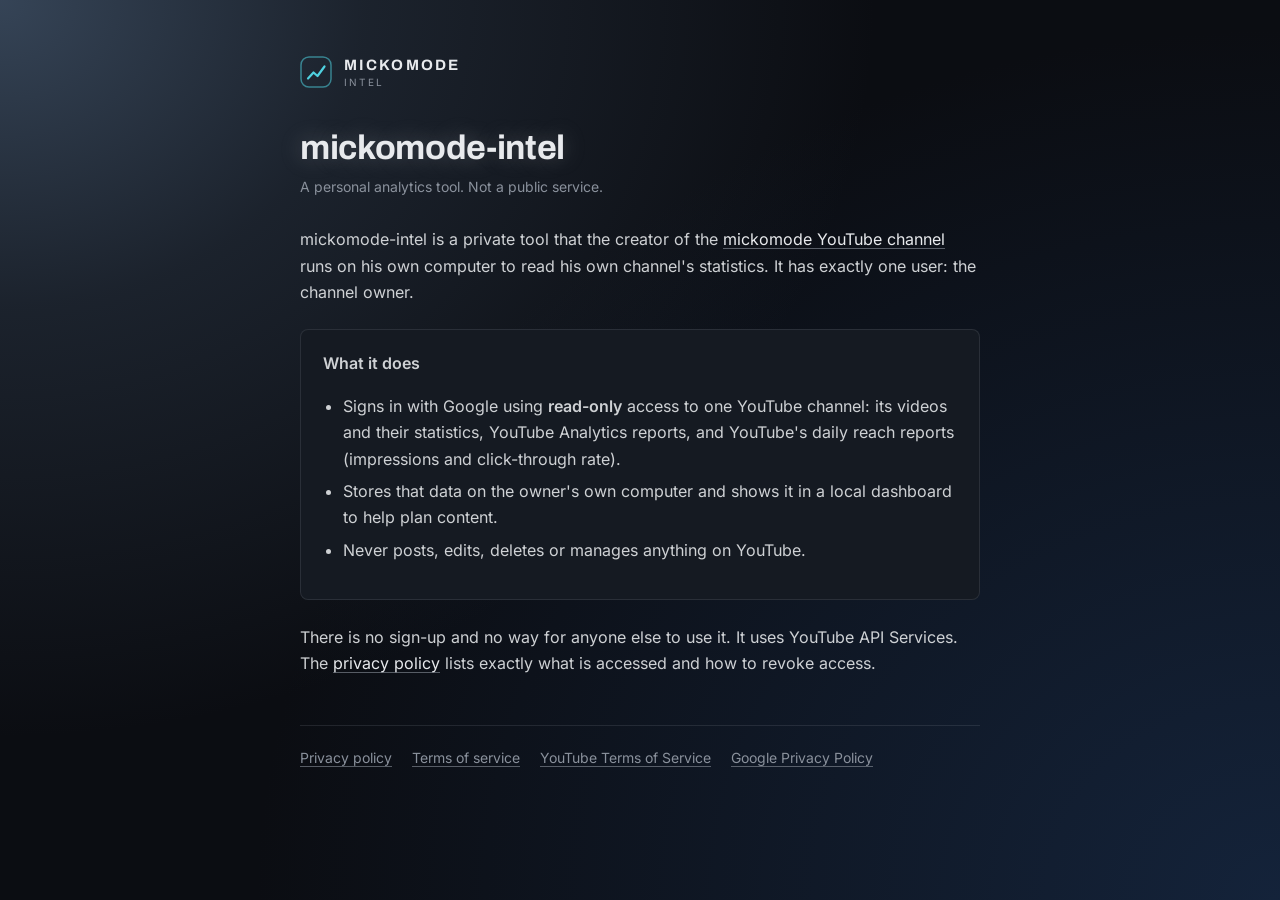
<file: index.html>
<!doctype html>
<html lang="en">
<head>
  <meta charset="utf-8" />
  <meta name="viewport" content="width=device-width, initial-scale=1" />
  <meta name="robots" content="noindex" />
  <title>mickomode-intel</title>
  <meta name="description" content="A personal, single-user, read-only analytics tool for the mickomode YouTube channel." />
  <link rel="icon" type="image/svg+xml" href="mark.svg" />
  <link rel="stylesheet" href="style.css" />
</head>
<body>
<main>
  <header>
    <svg viewBox="0 0 32 32" fill="none" aria-hidden="true"><rect x="1" y="1" width="30" height="30" rx="8" stroke="#4FD1E0" stroke-opacity="0.55" stroke-width="1.5"/><path d="M8 22.5l5.5-6 4 3.5 7-9.5" stroke="#4FD1E0" stroke-width="2.2" stroke-linecap="round" stroke-linejoin="round"/></svg>
    <div class="brand">MICKOMODE<small>INTEL</small></div>
  </header>

  <h1>mickomode-intel</h1>
  <p class="meta">A personal analytics tool. Not a public service.</p>

  <p>mickomode-intel is a private tool that the creator of the <a href="https://www.youtube.com/@mickomodee">mickomode YouTube channel</a> runs on his own computer to read his own channel's statistics. It has exactly one user: the channel owner.</p>

  <div class="card">
    <p style="margin-top:0"><strong>What it does</strong></p>
    <ul>
      <li>Signs in with Google using <strong>read-only</strong> access to one YouTube channel: its videos and their statistics, YouTube Analytics reports, and YouTube's daily reach reports (impressions and click-through rate).</li>
      <li>Stores that data on the owner's own computer and shows it in a local dashboard to help plan content.</li>
      <li>Never posts, edits, deletes or manages anything on YouTube.</li>
    </ul>
  </div>

  <p>There is no sign-up and no way for anyone else to use it. It uses YouTube API Services. The <a href="privacy.html">privacy policy</a> lists exactly what is accessed and how to revoke access.</p>

  <nav>
    <a href="privacy.html">Privacy policy</a>
    <a href="terms.html">Terms of service</a>
    <a href="https://www.youtube.com/t/terms">YouTube Terms of Service</a>
    <a href="https://policies.google.com/privacy">Google Privacy Policy</a>
  </nav>
</main>
</body>
</html>
</file>
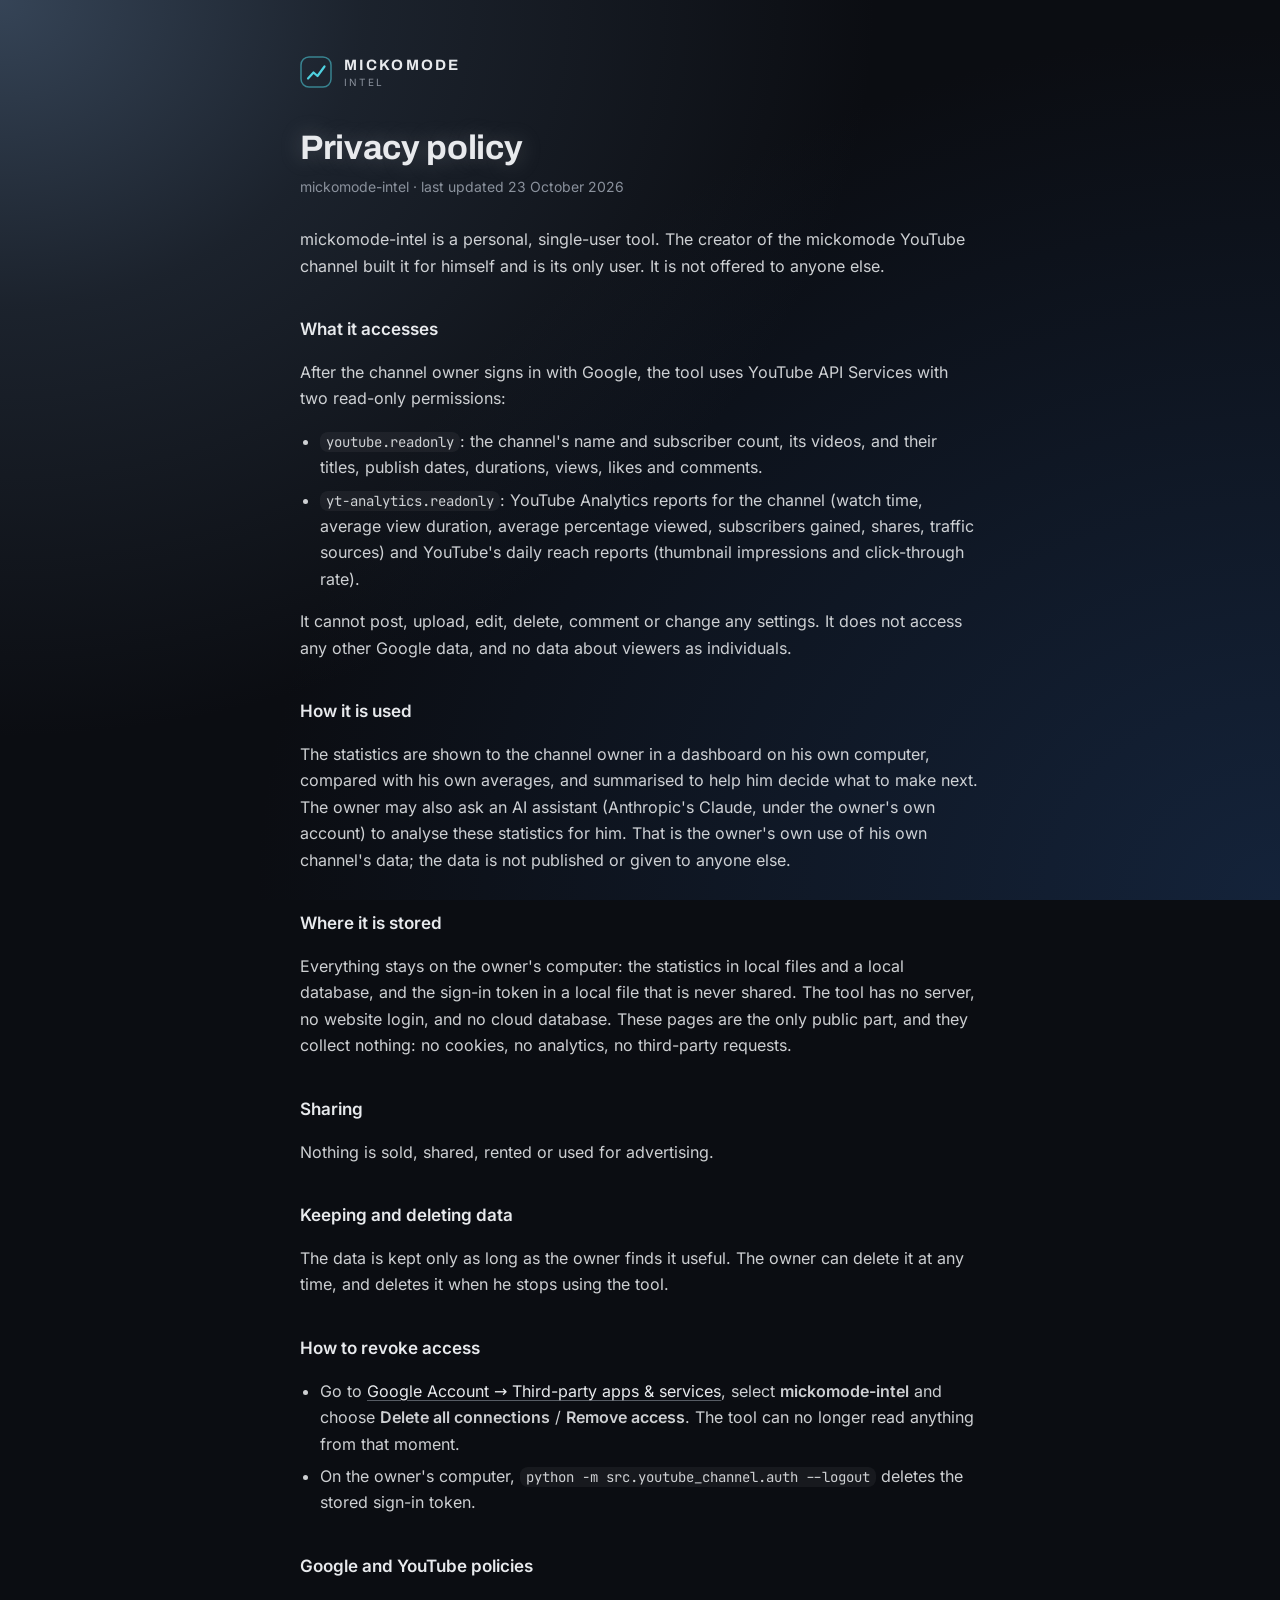
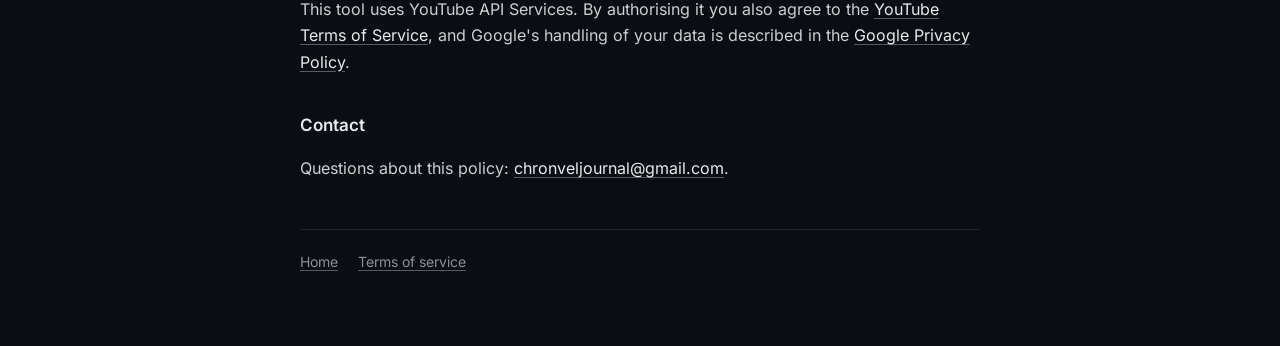
<file: privacy.html>
<!doctype html>
<html lang="en">
<head>
  <meta charset="utf-8" />
  <meta name="viewport" content="width=device-width, initial-scale=1" />
  <meta name="robots" content="noindex" />
  <title>Privacy policy · mickomode-intel</title>
  <meta name="description" content="Privacy policy of mickomode-intel, a personal, single-user, read-only YouTube analytics tool." />
  <link rel="icon" type="image/svg+xml" href="mark.svg" />
  <link rel="stylesheet" href="style.css" />
</head>
<body>
<main>
  <header>
    <svg viewBox="0 0 32 32" fill="none" aria-hidden="true"><rect x="1" y="1" width="30" height="30" rx="8" stroke="#4FD1E0" stroke-opacity="0.55" stroke-width="1.5"/><path d="M8 22.5l5.5-6 4 3.5 7-9.5" stroke="#4FD1E0" stroke-width="2.2" stroke-linecap="round" stroke-linejoin="round"/></svg>
    <div class="brand">MICKOMODE<small>INTEL</small></div>
  </header>

  <h1>Privacy policy</h1>
  <p class="meta">mickomode-intel · last updated 23 October 2026</p>

  <p>mickomode-intel is a personal, single-user tool. The creator of the mickomode YouTube channel built it for himself and is its only user. It is not offered to anyone else.</p>

  <h2>What it accesses</h2>
  <p>After the channel owner signs in with Google, the tool uses YouTube API Services with two read-only permissions:</p>
  <ul>
    <li><code>youtube.readonly</code>: the channel's name and subscriber count, its videos, and their titles, publish dates, durations, views, likes and comments.</li>
    <li><code>yt-analytics.readonly</code>: YouTube Analytics reports for the channel (watch time, average view duration, average percentage viewed, subscribers gained, shares, traffic sources) and YouTube's daily reach reports (thumbnail impressions and click-through rate).</li>
  </ul>
  <p>It cannot post, upload, edit, delete, comment or change any settings. It does not access any other Google data, and no data about viewers as individuals.</p>

  <h2>How it is used</h2>
  <p>The statistics are shown to the channel owner in a dashboard on his own computer, compared with his own averages, and summarised to help him decide what to make next. The owner may also ask an AI assistant (Anthropic's Claude, under the owner's own account) to analyse these statistics for him. That is the owner's own use of his own channel's data; the data is not published or given to anyone else.</p>

  <h2>Where it is stored</h2>
  <p>Everything stays on the owner's computer: the statistics in local files and a local database, and the sign-in token in a local file that is never shared. The tool has no server, no website login, and no cloud database. These pages are the only public part, and they collect nothing: no cookies, no analytics, no third-party requests.</p>

  <h2>Sharing</h2>
  <p>Nothing is sold, shared, rented or used for advertising.</p>

  <h2>Keeping and deleting data</h2>
  <p>The data is kept only as long as the owner finds it useful. The owner can delete it at any time, and deletes it when he stops using the tool.</p>

  <h2>How to revoke access</h2>
  <ul>
    <li>Go to <a href="https://myaccount.google.com/permissions">Google Account → Third-party apps &amp; services</a>, select <strong>mickomode-intel</strong> and choose <strong>Delete all connections</strong> / <strong>Remove access</strong>. The tool can no longer read anything from that moment.</li>
    <li>On the owner's computer, <code>python -m src.youtube_channel.auth --logout</code> deletes the stored sign-in token.</li>
  </ul>

  <h2>Google and YouTube policies</h2>
  <p>This tool uses YouTube API Services. By authorising it you also agree to the <a href="https://www.youtube.com/t/terms">YouTube Terms of Service</a>, and Google's handling of your data is described in the <a href="https://policies.google.com/privacy">Google Privacy Policy</a>.</p>

  <h2>Contact</h2>
  <p>Questions about this policy: <a href="mailto:chronveljournal@gmail.com">chronveljournal@gmail.com</a>.</p>

  <nav>
    <a href="index.html">Home</a>
    <a href="terms.html">Terms of service</a>
  </nav>
</main>
</body>
</html>
</file>
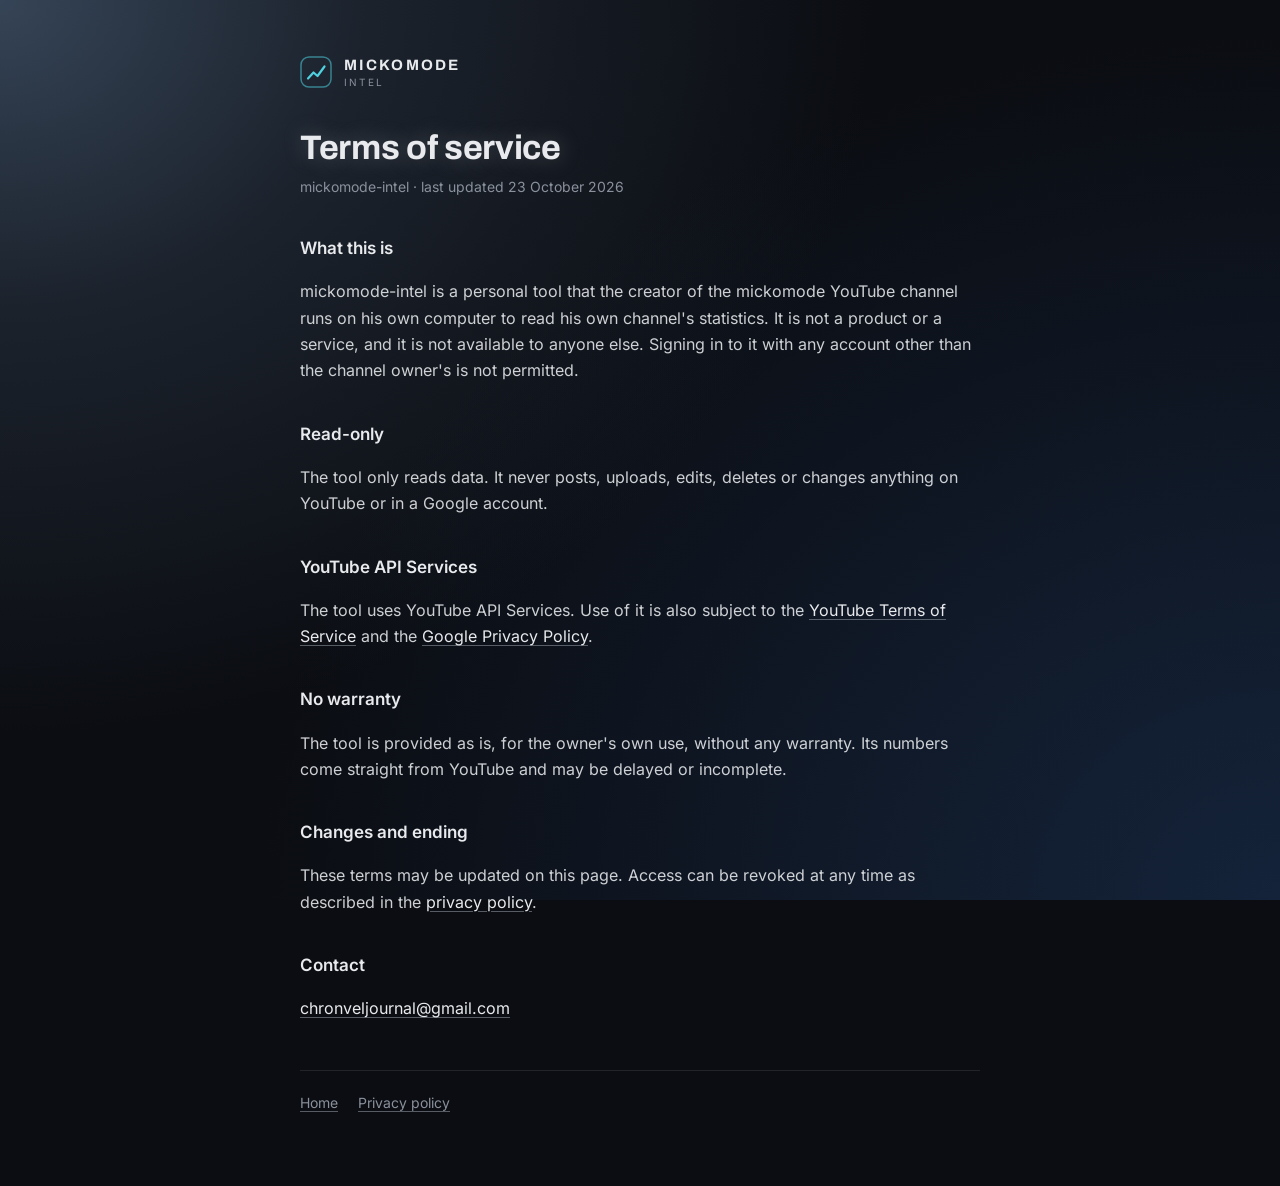
<file: terms.html>
<!doctype html>
<html lang="en">
<head>
  <meta charset="utf-8" />
  <meta name="viewport" content="width=device-width, initial-scale=1" />
  <meta name="robots" content="noindex" />
  <title>Terms of service · mickomode-intel</title>
  <meta name="description" content="Terms of service of mickomode-intel, a personal, single-user, read-only YouTube analytics tool." />
  <link rel="icon" type="image/svg+xml" href="mark.svg" />
  <link rel="stylesheet" href="style.css" />
</head>
<body>
<main>
  <header>
    <svg viewBox="0 0 32 32" fill="none" aria-hidden="true"><rect x="1" y="1" width="30" height="30" rx="8" stroke="#4FD1E0" stroke-opacity="0.55" stroke-width="1.5"/><path d="M8 22.5l5.5-6 4 3.5 7-9.5" stroke="#4FD1E0" stroke-width="2.2" stroke-linecap="round" stroke-linejoin="round"/></svg>
    <div class="brand">MICKOMODE<small>INTEL</small></div>
  </header>

  <h1>Terms of service</h1>
  <p class="meta">mickomode-intel · last updated 23 October 2026</p>

  <h2>What this is</h2>
  <p>mickomode-intel is a personal tool that the creator of the mickomode YouTube channel runs on his own computer to read his own channel's statistics. It is not a product or a service, and it is not available to anyone else. Signing in to it with any account other than the channel owner's is not permitted.</p>

  <h2>Read-only</h2>
  <p>The tool only reads data. It never posts, uploads, edits, deletes or changes anything on YouTube or in a Google account.</p>

  <h2>YouTube API Services</h2>
  <p>The tool uses YouTube API Services. Use of it is also subject to the <a href="https://www.youtube.com/t/terms">YouTube Terms of Service</a> and the <a href="https://policies.google.com/privacy">Google Privacy Policy</a>.</p>

  <h2>No warranty</h2>
  <p>The tool is provided as is, for the owner's own use, without any warranty. Its numbers come straight from YouTube and may be delayed or incomplete.</p>

  <h2>Changes and ending</h2>
  <p>These terms may be updated on this page. Access can be revoked at any time as described in the <a href="privacy.html">privacy policy</a>.</p>

  <h2>Contact</h2>
  <p><a href="mailto:chronveljournal@gmail.com">chronveljournal@gmail.com</a></p>

  <nav>
    <a href="index.html">Home</a>
    <a href="privacy.html">Privacy policy</a>
  </nav>
</main>
</body>
</html>
</file>
<file: style.css>
/* mickomode-intel public pages (home, privacy, terms). Brand: #0B0D12 base with two soft glows, #151A22
   surfaces, #E8EAED text, #8A919C muted, #4FD1E0 accent used sparingly. */
/* Fonts are self-hosted (SIL Open Font License), so these pages make no third-party requests. */
@font-face { font-family: "Archivo"; font-weight: 700; font-display: swap; src: url("fonts/archivo-latin-700-normal.woff2") format("woff2"); }
@font-face { font-family: "Inter"; font-weight: 400; font-display: swap; src: url("fonts/inter-latin-400-normal.woff2") format("woff2"); }
@font-face { font-family: "Inter"; font-weight: 600; font-display: swap; src: url("fonts/inter-latin-600-normal.woff2") format("woff2"); }
@font-face { font-family: "JetBrains Mono"; font-weight: 400; font-display: swap; src: url("fonts/jetbrains-mono-latin-400-normal.woff2") format("woff2"); }

:root {
  --bg: #0b0d12;
  --surface: #151a22;
  --line: rgba(138, 145, 156, 0.18);
  --ink: #e8eaed;
  --muted: #8a919c;
  --accent: #4fd1e0;
}
* { box-sizing: border-box; }
html { background: var(--bg); }
body {
  margin: 0;
  min-height: 100vh;
  color: var(--ink);
  font: 16px/1.65 "Inter", system-ui, -apple-system, "Segoe UI", sans-serif;
  -webkit-font-smoothing: antialiased;
}
body::before {
  content: "";
  position: fixed;
  inset: 0;
  z-index: -1;
  background:
    radial-gradient(ellipse 95vmax 80vmax at 0% 0%, rgba(58, 74, 94, 0.9) 0%, rgba(58, 74, 94, 0.35) 30%, rgba(58, 74, 94, 0) 72%),
    radial-gradient(ellipse 100vmax 85vmax at 100% 100%, rgba(20, 35, 58, 1) 0%, rgba(20, 35, 58, 0.5) 40%, rgba(20, 35, 58, 0) 80%),
    var(--bg);
}
main { max-width: 720px; margin: 0 auto; padding: 56px 20px 72px; }
header { display: flex; align-items: center; gap: 12px; margin-bottom: 40px; }
header svg { width: 32px; height: 32px; flex: none; }
.brand { font: 700 15px/1 "Archivo", sans-serif; letter-spacing: 0.14em; }
.brand small { display: block; margin-top: 4px; font: 500 10px/1 "Inter", sans-serif; letter-spacing: 0.22em; color: var(--muted); }
h1 {
  margin: 0 0 8px;
  font: 700 34px/1.15 "Archivo", sans-serif;
  letter-spacing: -0.01em;
  text-shadow: 0 0 22px rgba(232, 234, 237, 0.25);
}
h2 { margin: 36px 0 8px; font-size: 17px; font-weight: 600; }
p, li { color: rgba(232, 234, 237, 0.88); }
.meta { color: var(--muted); font-size: 14px; margin: 0 0 28px; }
.card { background: var(--surface); border: 1px solid var(--line); border-radius: 8px; padding: 20px 22px; margin: 24px 0; }
ul { padding-left: 20px; }
li { margin: 6px 0; }
a { color: var(--ink); text-decoration: underline; text-decoration-color: rgba(138, 145, 156, 0.6); text-underline-offset: 3px; }
a:hover { color: var(--accent); text-decoration-color: var(--accent); }
code { font: 14px "JetBrains Mono", ui-monospace, monospace; background: rgba(255, 255, 255, 0.05); padding: 1px 6px; border-radius: 8px; }
nav { margin-top: 48px; padding-top: 20px; border-top: 1px solid var(--line); display: flex; flex-wrap: wrap; gap: 20px; font-size: 14px; }
nav a { color: var(--muted); }
</file>
